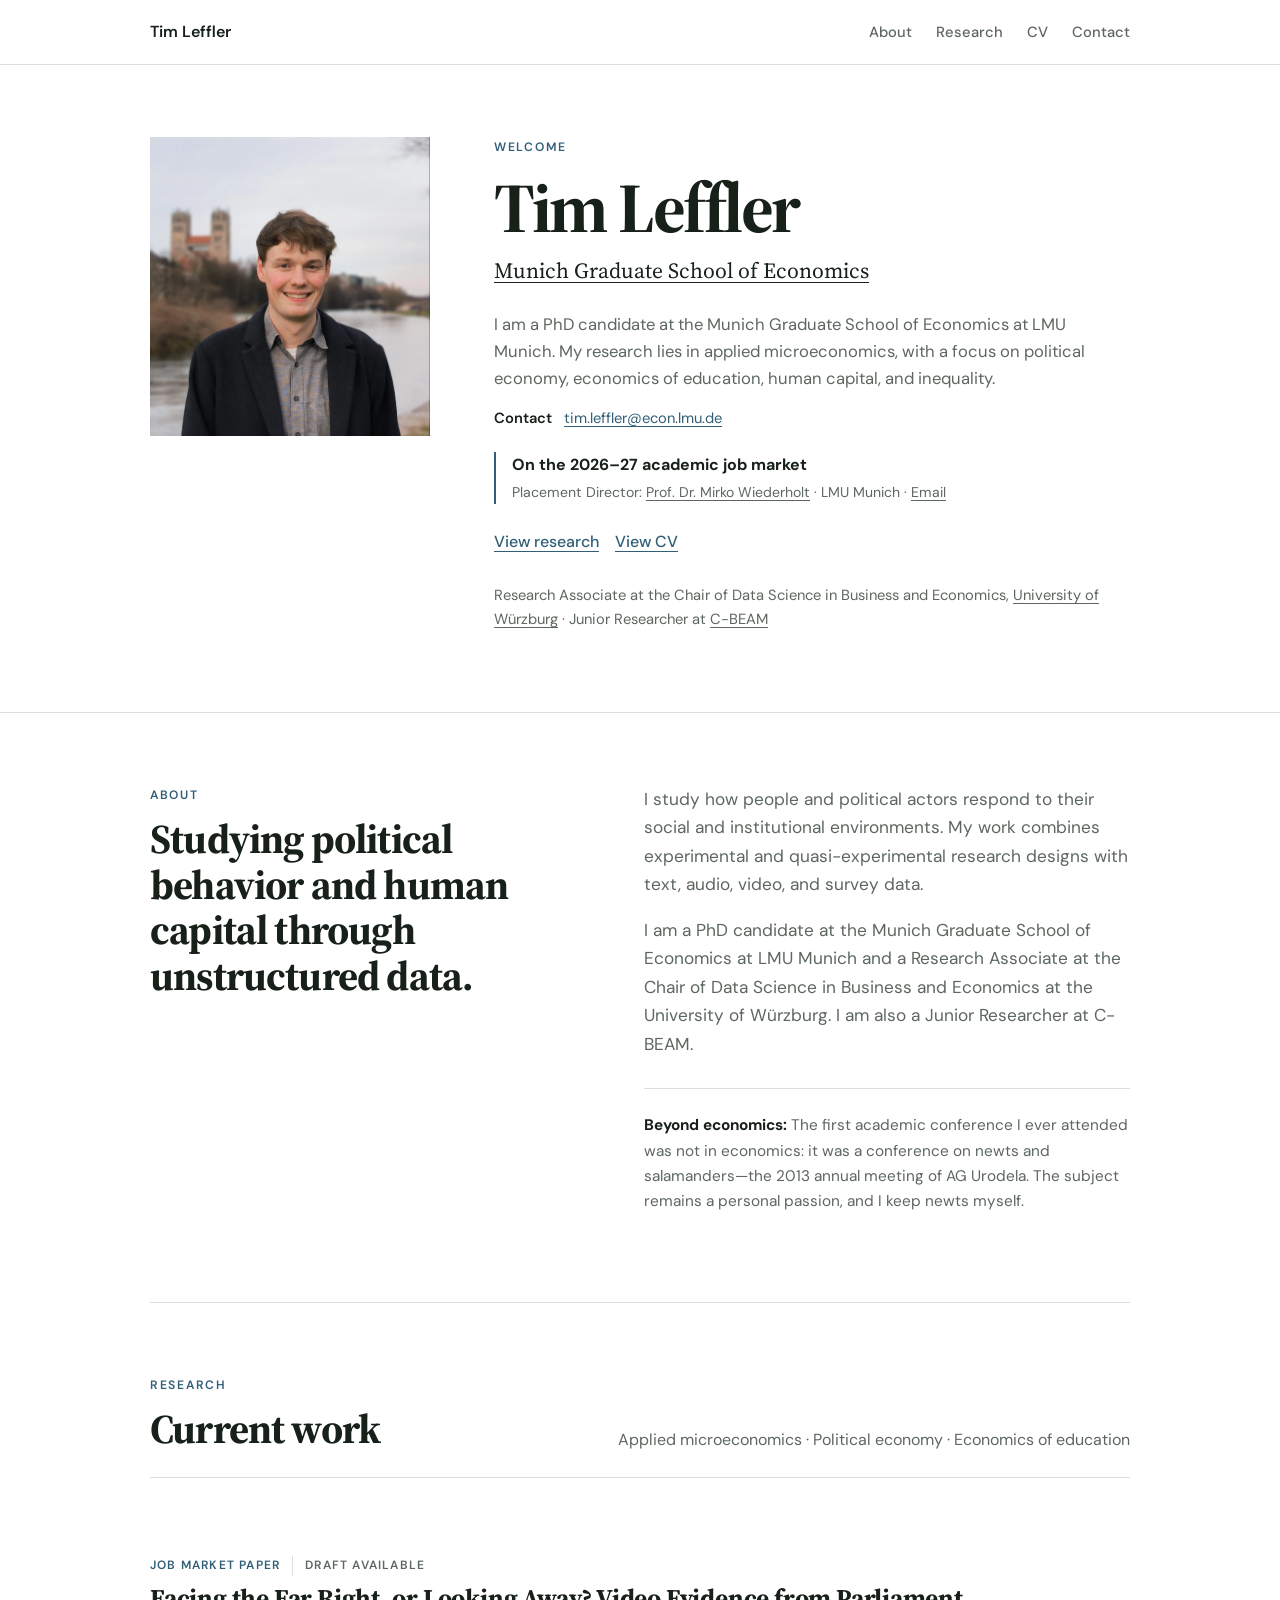
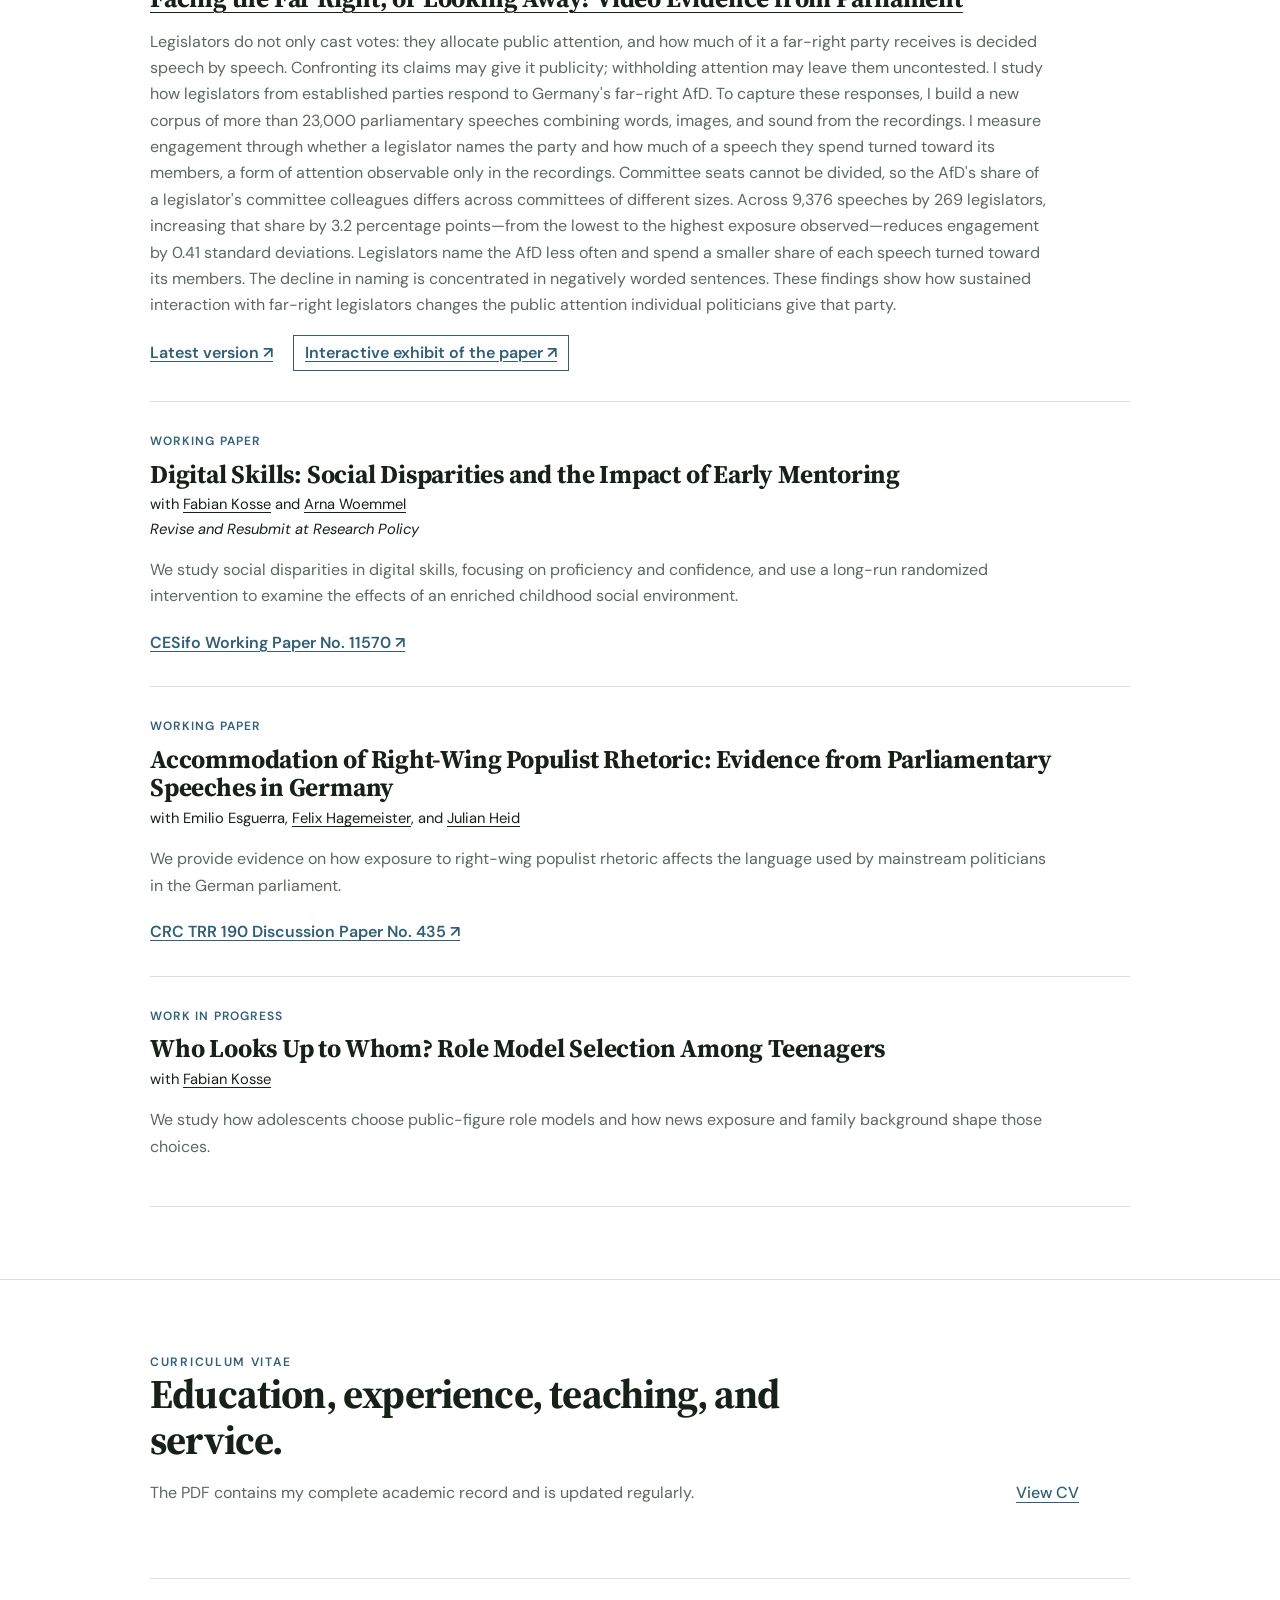
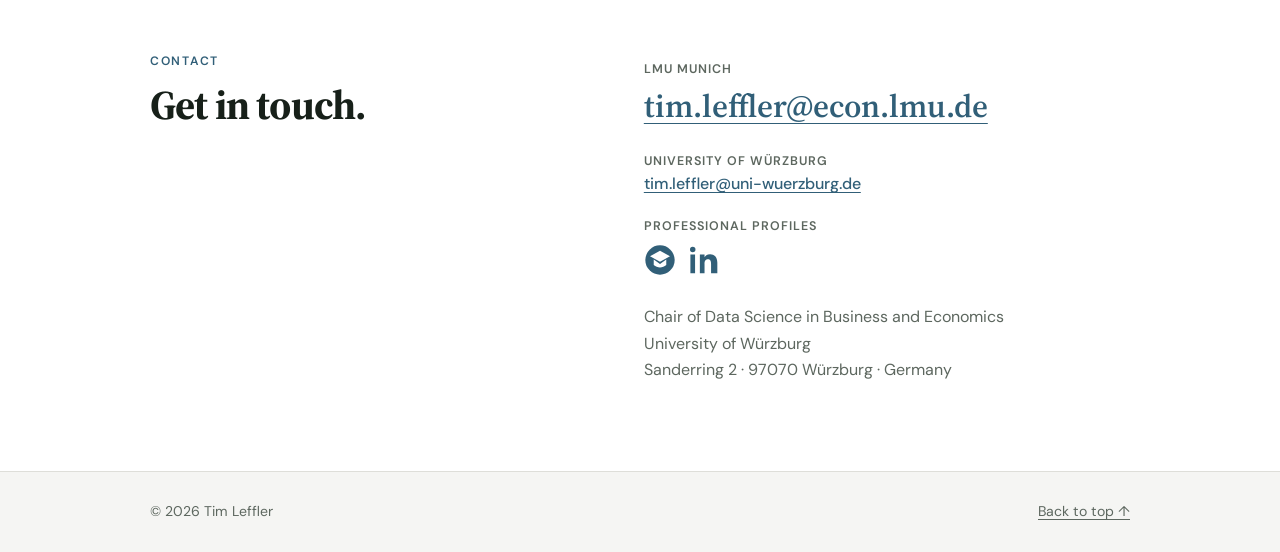
<file: index.html>
<!doctype html>
<html lang="en">
<head>
  <meta charset="utf-8">
  <meta name="viewport" content="width=device-width, initial-scale=1">
  <meta name="description" content="Tim Leffler is a PhD candidate at the Munich Graduate School of Economics researching political economy, economics of education, human capital, and inequality.">
  <meta name="robots" content="index, follow">
  <meta name="theme-color" content="#f7f5f0">
  <title>Tim Leffler | PhD Candidate in Economics</title>
  <link rel="canonical" href="https://tim-leffler.github.io/">
  <meta property="og:type" content="profile">
  <meta property="og:title" content="Tim Leffler | PhD Candidate in Economics">
  <meta property="og:description" content="Research in political economy, economics of education, human capital, and inequality.">
  <meta property="og:url" content="https://tim-leffler.github.io/">
  <meta property="og:image" content="https://tim-leffler.github.io/assets/Foto_Tim_Leffler.webp">
  <script type="application/ld+json">
  {
    "@context": "https://schema.org",
    "@type": "ProfilePage",
    "url": "https://tim-leffler.github.io/",
    "mainEntity": {
      "@type": "Person",
      "name": "Tim Leffler",
      "url": "https://tim-leffler.github.io/",
      "image": "https://tim-leffler.github.io/assets/Foto_Tim_Leffler.webp",
      "jobTitle": "PhD Candidate in Economics",
      "description": "PhD candidate at the Munich Graduate School of Economics researching political economy, economics of education, human capital, and inequality.",
      "affiliation": [
        {
          "@type": "CollegeOrUniversity",
          "name": "Munich Graduate School of Economics, LMU Munich",
          "url": "https://www.econ.lmu.de/en/faculty/mgse/"
        },
        {
          "@type": "CollegeOrUniversity",
          "name": "University of Würzburg",
          "url": "https://www.wiwi.uni-wuerzburg.de/vwl8/"
        },
        {
          "@type": "Organization",
          "name": "C-BEAM",
          "url": "https://sites.google.com/view/cbeam/our-team"
        }
      ]
    }
  }
  </script>
  <link rel="preconnect" href="https://fonts.googleapis.com">
  <link rel="preconnect" href="https://fonts.gstatic.com" crossorigin>
  <link href="https://fonts.googleapis.com/css2?family=DM+Sans:wght@400;500;600&family=Source+Serif+4:opsz,wght@8..60,500;8..60,600&display=swap" rel="stylesheet">
  <link rel="stylesheet" href="styles.css?v=20261105-exhibit">
</head>
<body>
  <a class="skip-link" href="#main">Skip to content</a>

  <header class="site-header">
    <nav class="nav shell" aria-label="Primary navigation">
      <a class="wordmark" href="#top">Tim Leffler</a>
      <div class="nav-links">
        <a href="#about">About</a>
        <a href="#research">Research</a>
        <a href="#cv">CV</a>
        <a href="#contact">Contact</a>
      </div>
    </nav>
  </header>

  <main id="main">
    <section class="hero shell" id="top">
      <figure class="portrait">
        <img src="assets/Foto_Tim_Leffler.webp" alt="Portrait of Tim Leffler" width="1152" height="1232">
      </figure>
      <div class="hero-copy">
        <p class="eyebrow">Welcome</p>
        <h1>Tim Leffler</h1>
        <p class="hero-affiliation">
          <a href="https://www.econ.lmu.de/en/faculty/mgse/">Munich Graduate School of Economics</a>
        </p>
        <p class="hero-intro">
          I am a PhD candidate at the Munich Graduate School of Economics at LMU Munich.
          My research lies in applied microeconomics, with a focus on political economy,
          economics of education, human capital, and inequality.
        </p>
        <p class="hero-email">
          <span>Contact</span>
          <a href="mailto:tim.leffler@econ.lmu.de" data-goatcounter-click="contact-lmu-header">tim.leffler@econ.lmu.de</a>
        </p>
        <div class="job-market-note">
          <p><strong>On the 2026–27 academic job market</strong></p>
          <p>
            Placement Director: <a href="https://sites.google.com/view/mirkowiederholt/startseite">Prof. Dr. Mirko Wiederholt</a> · LMU Munich ·
            <a href="mailto:mirko.wiederholt@econ.lmu.de">Email</a>
          </p>
        </div>
        <div class="hero-actions">
          <a class="button button-primary" href="#research">View research</a>
          <a class="button button-secondary" href="assets/CV_Tim_Leffler.pdf?v=20261112-link-labels" target="_blank" rel="noopener" data-goatcounter-click="download-cv">View CV</a>
        </div>
        <p class="current-roles">
          Research Associate at the Chair of Data Science in Business and Economics,
          <a href="https://www.wiwi.uni-wuerzburg.de/vwl8/">University of Würzburg</a>
          · Junior Researcher at
          <a href="https://sites.google.com/view/cbeam/our-team">C-BEAM</a>
        </p>
      </div>
    </section>

    <section class="section section-muted" id="about">
      <div class="shell two-column">
        <div>
          <p class="section-kicker">About</p>
          <h2>Studying political behavior and human capital through unstructured data.</h2>
        </div>
        <div class="body-copy">
          <p>
            I study how people and political actors respond to their social and
            institutional environments. My work combines experimental and
            quasi-experimental research designs with text, audio, video, and survey data.
          </p>
          <p>
            I am a PhD candidate at the Munich Graduate School of Economics at LMU Munich
            and a Research Associate at the Chair of Data Science in Business and Economics
            at the University of Würzburg. I am also a Junior Researcher at C-BEAM.
          </p>
          <p class="personal-note">
            <strong>Beyond economics:</strong> The first academic conference I ever
            attended was not in economics: it was a conference on newts and
            salamanders—the 2013 annual meeting of AG Urodela. The subject remains a
            personal passion, and I keep newts myself.
          </p>
        </div>
      </div>
    </section>

    <section class="section shell" id="research">
      <div class="section-heading">
        <div>
          <p class="section-kicker">Research</p>
          <h2>Current work</h2>
        </div>
        <p>Applied microeconomics · Political economy · Economics of education</p>
      </div>

      <article class="paper paper-featured">
        <div class="paper-meta">
          <span>Job Market Paper</span>
          <span class="status">Draft available</span>
        </div>
        <h3><a href="papers/facing-the-far-right/" data-goatcounter-click="download-jmp">Facing the Far Right, or Looking Away? Video Evidence from Parliament</a></h3>
        <p>
          Legislators do not only cast votes: they allocate public attention, and how much
          of it a far-right party receives is decided speech by speech. Confronting its claims
          may give it publicity; withholding attention may leave them uncontested. I study
          how legislators from established parties respond to Germany's far-right AfD. To
          capture these responses, I build a new corpus of more than 23,000 parliamentary
          speeches combining words, images, and sound from the recordings. I measure
          engagement through whether a legislator names the party and how much of a speech
          they spend turned toward its members, a form of attention observable only in the
          recordings. Committee seats cannot be divided, so the AfD's share of a legislator's
          committee colleagues differs across committees of different sizes. Across 9,376
          speeches by 269 legislators, increasing that share by 3.2 percentage points—from
          the lowest to the highest exposure observed—reduces engagement by 0.41 standard
          deviations. Legislators name the AfD less often and spend a smaller share of each
          speech turned toward its members. The decline in naming is concentrated in
          negatively worded sentences. These findings show how sustained interaction with
          far-right legislators changes the public attention individual politicians give that
          party.
        </p>
        <div class="paper-links">
          <a class="paper-link" href="papers/facing-the-far-right/" data-goatcounter-click="download-jmp">Latest version <span aria-hidden="true">↗</span></a>
          <a class="exhibit-link" href="papers/facing-the-far-right/exhibit/" data-goatcounter-click="jmp-interactive-exhibit">Interactive exhibit of the paper <span aria-hidden="true">↗</span></a>
        </div>
      </article>

      <div class="paper-list">
        <article class="paper">
          <div class="paper-meta"><span>Working Paper</span></div>
          <h3>Digital Skills: Social Disparities and the Impact of Early Mentoring</h3>
          <p class="coauthors">with <a href="https://sites.google.com/site/fabiankosse">Fabian Kosse</a> and <a href="https://www.arnawoemmel.com">Arna Woemmel</a><br><em>Revise and Resubmit at Research Policy</em></p>
          <p>
            We study social disparities in digital skills, focusing on proficiency and
            confidence, and use a long-run randomized intervention to examine the effects
            of an enriched childhood social environment.
          </p>
          <a class="paper-link" href="https://www.ifo.de/DocDL/cesifo1_wp11570.pdf" data-goatcounter-click="digital-skills-paper">CESifo Working Paper No. 11570 <span aria-hidden="true">↗</span></a>
        </article>

        <article class="paper">
          <div class="paper-meta"><span>Working Paper</span></div>
          <h3>Accommodation of Right-Wing Populist Rhetoric: Evidence from Parliamentary Speeches in Germany</h3>
          <p class="coauthors">with Emilio Esguerra, <a href="https://sites.google.com/view/felix-hagemeister/home">Felix Hagemeister</a>, and <a href="https://sites.google.com/view/julian-heid/home">Julian Heid</a></p>
          <p>
            We provide evidence on how exposure to right-wing populist rhetoric affects
            the language used by mainstream politicians in the German parliament.
          </p>
          <a class="paper-link" href="https://rationality-and-competition.de/wp-content/uploads/discussion_paper/435.pdf" data-goatcounter-click="accommodation-paper">CRC TRR 190 Discussion Paper No. 435 <span aria-hidden="true">↗</span></a>
        </article>

        <article class="paper">
          <div class="paper-meta"><span>Work in Progress</span></div>
          <h3>Who Looks Up to Whom? Role Model Selection Among Teenagers</h3>
          <p class="coauthors">with <a href="https://sites.google.com/site/fabiankosse">Fabian Kosse</a></p>
          <p>
            We study how adolescents choose public-figure role models and how news
            exposure and family background shape those choices.
          </p>
        </article>
      </div>
    </section>

    <section class="section section-accent" id="cv">
      <div class="shell cv-panel">
        <div>
          <p class="section-kicker">Curriculum Vitae</p>
          <h2>Education, experience, teaching, and service.</h2>
          <p>The PDF contains my complete academic record and is updated regularly.</p>
        </div>
        <div class="cv-actions">
          <a class="button button-light" href="assets/CV_Tim_Leffler.pdf?v=20261112-link-labels" target="_blank" rel="noopener" data-goatcounter-click="download-cv">View CV</a>
        </div>
      </div>
    </section>

    <section class="section shell" id="contact">
      <div class="two-column contact-grid">
        <div>
          <p class="section-kicker">Contact</p>
          <h2>Get in touch.</h2>
        </div>
        <div class="contact-details">
          <div class="contact-email-list">
            <p>
              <span>LMU Munich</span>
              <a class="email" href="mailto:tim.leffler@econ.lmu.de">tim.leffler@econ.lmu.de</a>
            </p>
            <p>
              <span>University of Würzburg</span>
              <a class="email-secondary" href="mailto:tim.leffler@uni-wuerzburg.de">tim.leffler@uni-wuerzburg.de</a>
            </p>
            <div class="profile-group">
              <span>Professional profiles</span>
              <div class="profile-links">
                <a class="profile-icon" href="https://scholar.google.com/citations?user=oAqFFsoAAAAJ&amp;hl=en" target="_blank" rel="noopener" aria-label="Google Scholar" title="Google Scholar">
                  <svg viewBox="0 0 24 24" aria-hidden="true">
                    <circle cx="12" cy="12" r="11"></circle>
                    <path d="M4.5 9.2 12 5l7.5 4.2L12 13.4 4.5 9.2Zm2.8 2.5v4.1c2.7 2.4 6.7 2.4 9.4 0v-4.1L12 15l-4.7-3.3Z"></path>
                  </svg>
                </a>
                <a class="profile-icon" href="https://www.linkedin.com/in/tim-leffler-196843194/" target="_blank" rel="noopener" aria-label="LinkedIn" title="LinkedIn">
                  <svg viewBox="0 0 24 24" aria-hidden="true">
                    <path d="M5.3 7.8H1.8V22h3.5V7.8ZM3.55 2A2.05 2.05 0 1 0 3.55 6.1 2.05 2.05 0 0 0 3.55 2ZM22 13.9c0-4.3-2.3-6.3-5.4-6.3-2.5 0-3.6 1.4-4.2 2.3V7.8H8.9V22h3.5v-7c0-1.8.3-3.6 2.6-3.6 2.2 0 2.3 2.1 2.3 3.7V22H22v-8.1Z"></path>
                  </svg>
                </a>
              </div>
            </div>
          </div>
          <p>Chair of Data Science in Business and Economics<br>University of Würzburg<br>Sanderring 2 · 97070 Würzburg · Germany</p>
        </div>
      </div>
    </section>
  </main>

  <footer>
    <div class="shell footer-inner">
      <p>© <span id="year">2026</span> Tim Leffler</p>
      <a href="#top">Back to top ↑</a>
    </div>
  </footer>

  <script>
    document.getElementById("year").textContent = new Date().getFullYear();
  </script>
  <script data-goatcounter="https://tim-leffler.goatcounter.com/count"
          async src="https://gc.zgo.at/count.js"></script>
</body>
</html>
</file>
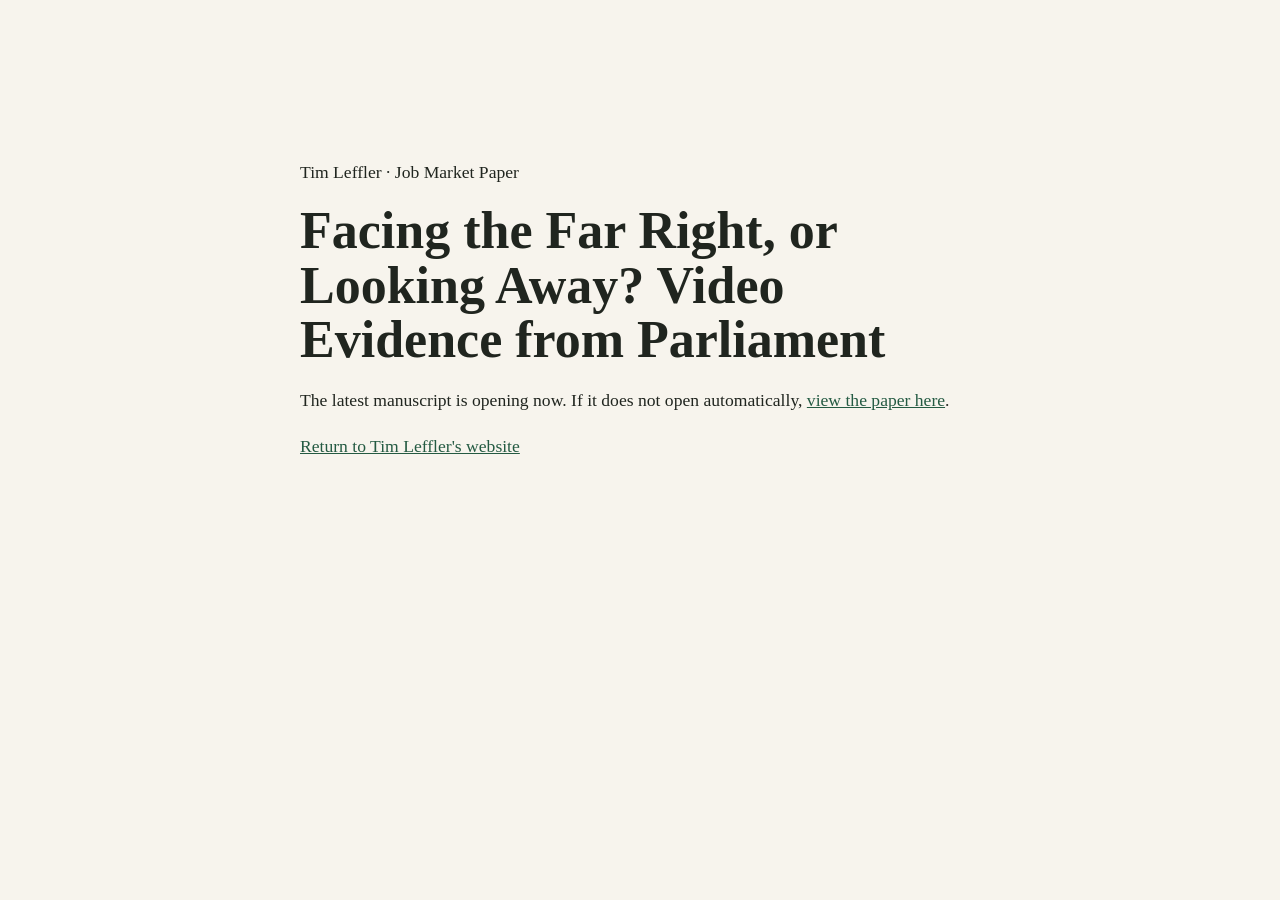
<file: papers/facing-the-far-right/index.html>
<!doctype html>
<html lang="en">
<head>
  <meta charset="utf-8">
  <meta name="viewport" content="width=device-width, initial-scale=1">
  <meta name="robots" content="noindex">
  <meta http-equiv="refresh" content="0; url=Facing_the_Far_Right_Leffler.pdf?v=20261110">
  <link rel="canonical" href="https://tim-leffler.github.io/papers/facing-the-far-right/">
  <title>Facing the Far Right | Tim Leffler</title>
  <style>
    :root { color-scheme: light; font-family: Georgia, "Times New Roman", serif; }
    body { margin: 0; background: #f7f4ed; color: #20251f; }
    main { max-width: 680px; margin: 12vh auto; padding: 2rem; }
    h1 { font-size: clamp(2rem, 5vw, 3.25rem); line-height: 1.05; margin: 0 0 1rem; }
    p { font-size: 1.1rem; line-height: 1.65; }
    a { color: #245a42; }
  </style>
</head>
<body>
  <main>
    <p>Tim Leffler · Job Market Paper</p>
    <h1>Facing the Far Right, or Looking Away? Video Evidence from Parliament</h1>
    <p>The latest manuscript is opening now. If it does not open automatically,
      <a href="Facing_the_Far_Right_Leffler.pdf?v=20261110">view the paper here</a>.</p>
    <p><a href="../../">Return to Tim Leffler's website</a></p>
  </main>
</body>
</html>
</file>
<file: styles.css>
:root {
  --ink: #172019;
  --muted: #5d675f;
  --paper: #f5f5f3;
  --white: #ffffff;
  --line: #deded9;
  --green: #315f78;
  --green-dark: #24485c;
  --sage: #edf2f4;
  --serif: "Source Serif 4", Georgia, serif;
  --sans: "DM Sans", Arial, sans-serif;
}

* { box-sizing: border-box; }
html { scroll-behavior: smooth; }
body {
  margin: 0;
  background: var(--white);
  color: var(--ink);
  font-family: var(--sans);
  font-size: 16px;
  line-height: 1.65;
  -webkit-font-smoothing: antialiased;
}
a { color: inherit; text-decoration-thickness: 1px; text-underline-offset: .2em; }
a:hover { color: var(--green); }
.shell { width: min(980px, calc(100% - 48px)); margin-inline: auto; }
.skip-link {
  position: absolute;
  left: 16px;
  top: -80px;
  background: var(--ink);
  color: white;
  padding: 10px 16px;
  z-index: 20;
}
.skip-link:focus { top: 16px; }

.site-header {
  background: var(--white);
  border-bottom: 1px solid var(--line);
}
.nav { min-height: 64px; display: flex; align-items: center; justify-content: space-between; }
.wordmark { font-family: var(--sans); font-size: 1rem; font-weight: 600; text-decoration: none; }
.nav-links { display: flex; gap: 24px; }
.nav-links a { color: var(--muted); font-size: .92rem; font-weight: 500; text-decoration: none; }
.nav-links a:hover { color: var(--ink); }

.hero {
  padding-block: 72px 80px;
  display: grid;
  grid-template-columns: 280px minmax(0, 1fr);
  gap: 64px;
  align-items: start;
}
.eyebrow, .section-kicker, .card-label {
  margin: 0 0 12px;
  color: var(--green);
  font-size: .76rem;
  font-weight: 600;
  letter-spacing: .14em;
  text-transform: uppercase;
}
h1, h2, h3 { font-family: var(--serif); line-height: 1.12; }
h1 { margin: 0; font-size: clamp(2.7rem, 6vw, 4.4rem); letter-spacing: -.035em; }
h2 { margin: 0; font-size: clamp(1.8rem, 3.2vw, 2.7rem); letter-spacing: -.02em; }
h3 { margin: 8px 0 10px; font-size: clamp(1.25rem, 2vw, 1.6rem); letter-spacing: -.008em; }
.hero-affiliation { margin: 5px 0 22px; font-family: var(--serif); font-size: 1.35rem; }
.hero-intro { max-width: 640px; margin: 0; color: var(--muted); font-size: 1.04rem; }
.hero-email { margin: 13px 0 0; color: var(--muted); font-size: .92rem; }
.hero-email span { margin-right: 8px; color: var(--ink); font-weight: 600; }
.hero-email a { color: var(--green); }
.job-market-note { margin-top: 22px; padding-left: 16px; border-left: 2px solid var(--green); }
.job-market-note p { margin: 0; }
.job-market-note p + p { margin-top: 2px; color: var(--muted); font-size: .88rem; }
.hero-actions { display: flex; gap: 16px; margin-top: 25px; flex-wrap: wrap; }
.button {
  display: inline-flex;
  min-height: auto;
  padding: 0;
  align-items: center;
  justify-content: center;
  border: 0;
  font-weight: 500;
  text-decoration: underline;
  text-underline-offset: .22em;
}
.button-primary { background: transparent; color: var(--green); }
.button-primary:hover { background: transparent; color: var(--green-dark); }
.button-secondary { color: var(--green); }
.button-secondary:hover { background: transparent; }

.portrait {
  margin: 0;
  overflow: hidden;
  background: var(--paper);
}
.portrait img {
  display: block;
  width: 100%;
  height: auto;
}
.current-roles { margin: 28px 0 0; color: var(--muted); font-size: .92rem; }

.section { padding-block: 72px; scroll-margin-top: 64px; border-top: 1px solid var(--line); }
.section-muted { background: var(--white); }
.two-column { display: grid; grid-template-columns: minmax(0, .9fr) minmax(0, 1.1fr); gap: 96px; }
.body-copy { color: var(--muted); font-size: 1.08rem; }
.body-copy p:first-child { margin-top: 0; }
.personal-note {
  margin-top: 30px;
  padding-top: 24px;
  border-top: 1px solid var(--line);
  font-size: .96rem;
}
.personal-note strong { color: var(--ink); }
.section-heading {
  display: flex;
  align-items: end;
  justify-content: space-between;
  gap: 40px;
  margin-bottom: 48px;
  padding-bottom: 24px;
  border-bottom: 1px solid var(--line);
}
.section-heading > p { margin: 0; color: var(--muted); text-align: right; }

.paper { padding: 30px 0; border-bottom: 1px solid var(--line); }
.paper-featured { margin: 0; padding: 30px 0; background: transparent; border: 0; border-bottom: 1px solid var(--line); }
.paper-meta { display: flex; gap: 12px; align-items: center; color: var(--green); font-size: .75rem; font-weight: 600; letter-spacing: .1em; text-transform: uppercase; }
.paper-meta .status { padding-left: 12px; border-left: 1px solid var(--line); color: var(--muted); }
.paper p { max-width: 900px; color: var(--muted); }
.paper .coauthors { margin-top: -6px; color: var(--ink); font-size: .92rem; }
.paper-link { display: inline-block; margin-top: 4px; color: var(--green); font-weight: 600; }
.paper-links { display: flex; flex-wrap: wrap; align-items: center; gap: 12px 20px; margin-top: 10px; }
.paper-links .paper-link { margin-top: 0; }
.exhibit-link {
  display: inline-block;
  padding: 7px 11px;
  border: 1px solid var(--green);
  color: var(--green);
  font-weight: 600;
  line-height: 1.25;
}
.exhibit-link:hover { background: var(--green); color: var(--white); }

.section-accent { background: var(--white); color: var(--ink); }
.section-accent .section-kicker { color: var(--green); }
.cv-panel { display: flex; align-items: end; justify-content: space-between; gap: 64px; }
.cv-panel p { margin-bottom: 0; color: var(--muted); }
.cv-actions { min-width: 165px; display: grid; gap: 14px; }
.button-light { background: transparent; color: var(--green); }
.button-light:hover { background: transparent; color: var(--green-dark); }
.text-link-light { color: var(--green); font-weight: 500; text-align: left; }
.text-link-light:hover { color: var(--green-dark); }

.contact-grid { align-items: start; }
.contact-details { padding-top: 8px; }
.email { color: var(--green); font-family: var(--serif); font-size: clamp(1.3rem, 2.8vw, 2rem); font-weight: 600; }
.contact-email-list p { margin: 0 0 18px; }
.contact-email-list span { display: block; color: var(--muted); font-size: .78rem; font-weight: 600; letter-spacing: .08em; text-transform: uppercase; }
.profile-group { margin-bottom: 18px; }
.profile-links { display: flex; gap: 12px; margin-top: 8px; }
.profile-icon { display: inline-flex; width: 32px; height: 32px; color: var(--green); text-decoration: none; }
.profile-icon:hover { color: var(--green-dark); }
.profile-icon svg { display: block; width: 100%; height: 100%; fill: currentColor; }
.profile-icon:first-child svg path { fill: var(--white); }
.email-secondary { color: var(--green); font-size: 1rem; font-weight: 500; }
.contact-details p { margin-top: 28px; color: var(--muted); }
.contact-details .contact-email-list p { margin-top: 0; }

footer { padding-block: 28px; background: var(--paper); border-top: 1px solid var(--line); }
.footer-inner { display: flex; justify-content: space-between; color: var(--muted); font-size: .88rem; }
.footer-inner p { margin: 0; }

@media (max-width: 820px) {
  .shell { width: min(100% - 32px, 680px); }
  .nav-links { gap: 18px; }
  .nav-links a:nth-child(1) { display: none; }
  .hero { padding-block: 56px 64px; grid-template-columns: 220px minmax(0, 1fr); gap: 40px; }
  .two-column { grid-template-columns: 1fr; gap: 32px; }
  .section { padding-block: 72px; }
  .section-heading, .cv-panel { align-items: start; flex-direction: column; }
  .section-heading > p { text-align: left; }
  .cv-actions { width: 100%; }
  .paper-featured { padding: 28px; }
}

@media (max-width: 520px) {
  .nav { min-height: 64px; }
  .nav-links { gap: 14px; }
  .nav-links a { font-size: .84rem; }
  .hero { padding-top: 56px; }
  .hero { grid-template-columns: 1fr; gap: 32px; }
  .portrait { width: min(76vw, 300px); }
  .paper-meta { align-items: flex-start; flex-direction: column; gap: 5px; }
  .paper-meta .status { padding-left: 0; border-left: 0; }
  .footer-inner { gap: 12px; flex-direction: column; }
}

@media (prefers-reduced-motion: reduce) {
  html { scroll-behavior: auto; }
}
</file>
